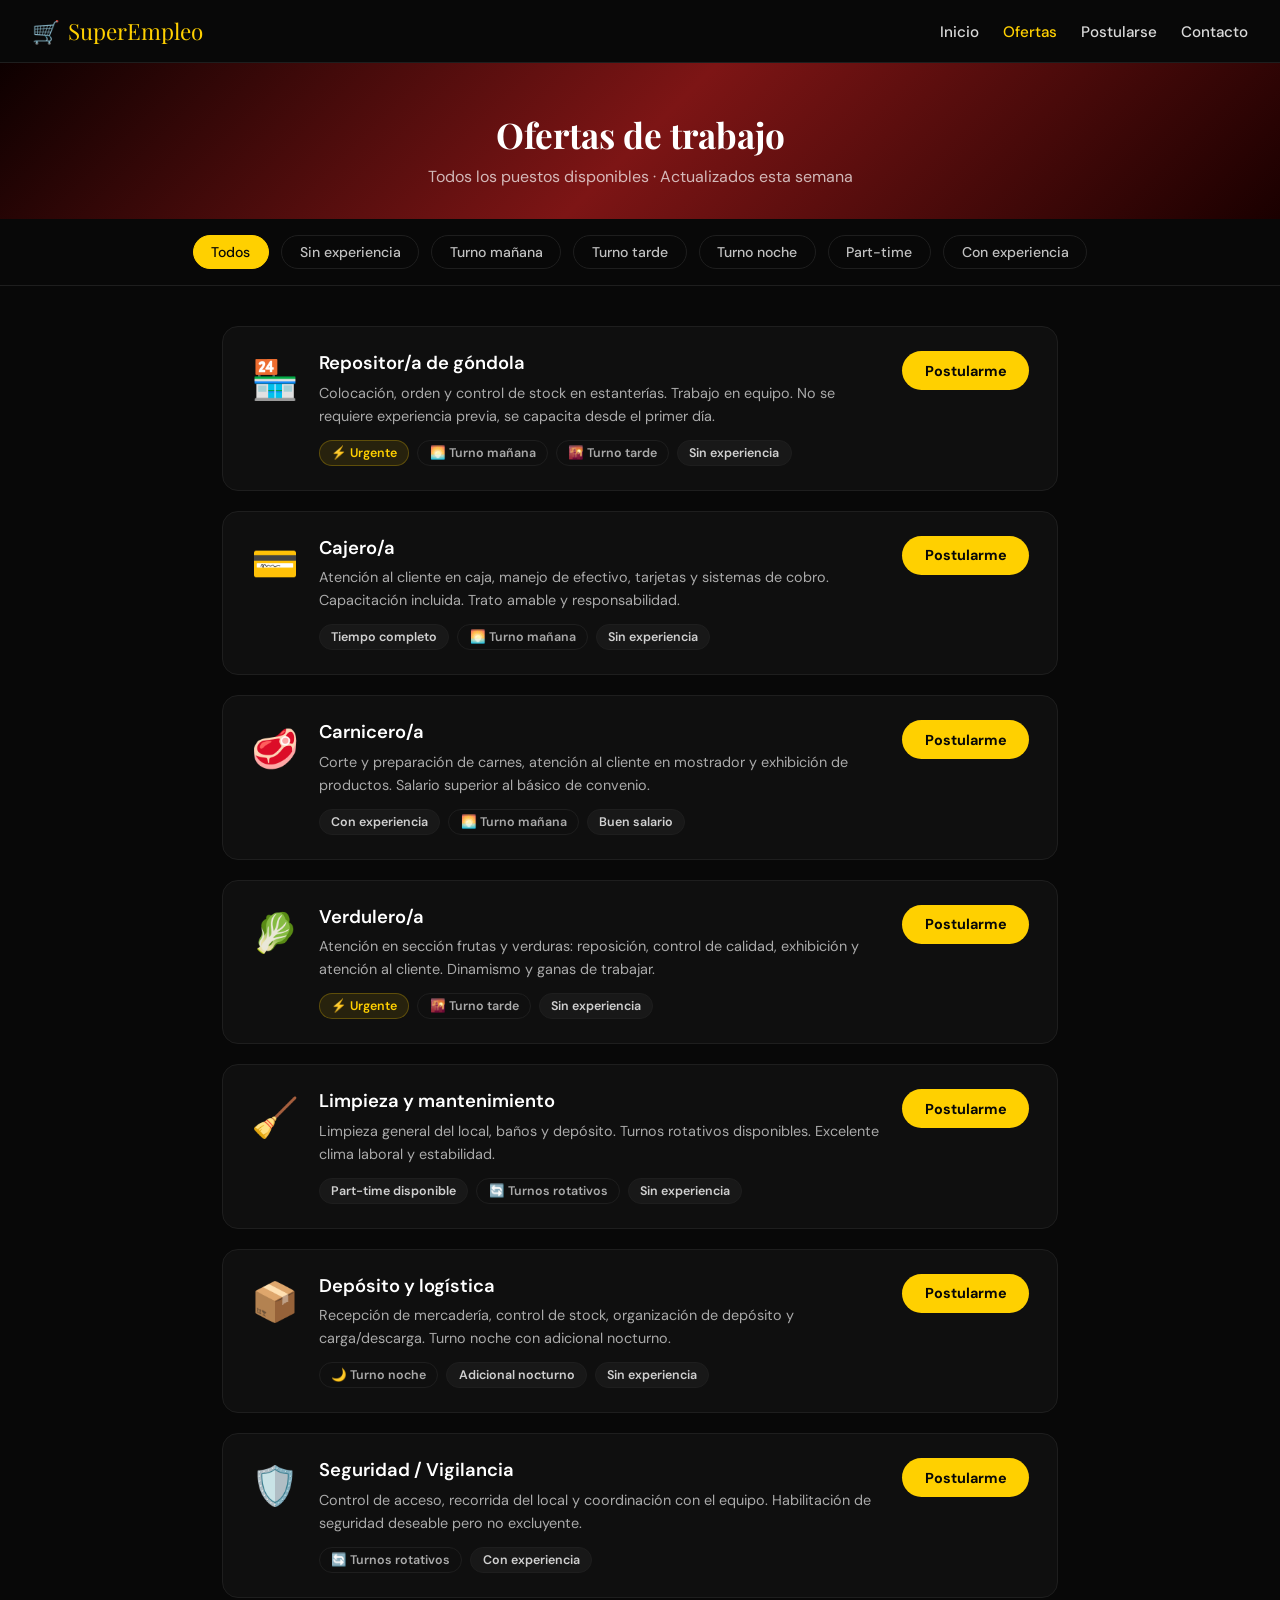
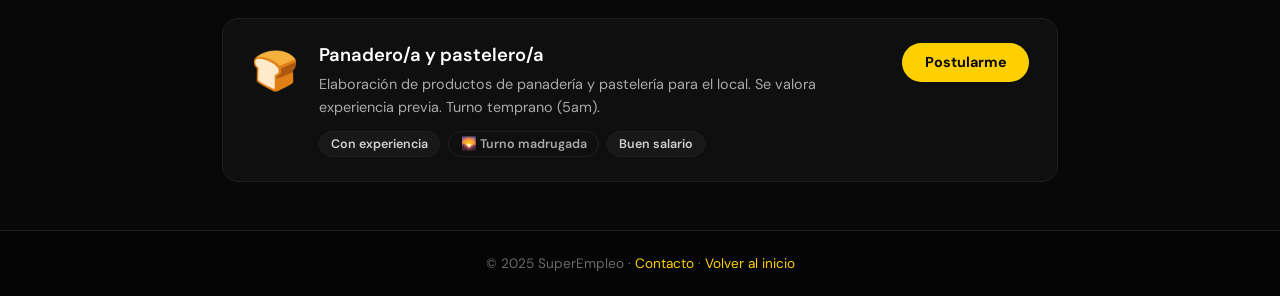
<file: ofertas.html>
<!DOCTYPE html>
<html lang="es">
<head>
  <meta charset="UTF-8" />
  <meta name="viewport" content="width=device-width, initial-scale=1.0" />
  <title>Ofertas de Trabajo · SuperEmpleo</title>
  <link rel="preconnect" href="https://fonts.googleapis.com" />
  <link href="https://fonts.googleapis.com/css2?family=Playfair+Display:wght@700&family=DM+Sans:wght@400;500;600&display=swap" rel="stylesheet" />
  <style>
    *, *::before, *::after { box-sizing: border-box; margin: 0; padding: 0; }
    :root {
      --amarillo: #FFD000;
      --negro: #080808;
      --negro-card: #0f0f0f;
      --negro-card-hover: #141414;
      --rojo-oscuro: #7d1515;
      --gris: #aaaaaa;
      --gris-borde: #1e1e1e;
      --texto: #ffffff;
    }
    body { font-family: 'DM Sans', sans-serif; color: var(--texto); background: var(--negro); }

    nav {
      background: var(--negro); padding: 1rem 2rem;
      display: flex; justify-content: space-between; align-items: center;
      position: sticky; top: 0; z-index: 100;
      border-bottom: 1px solid var(--gris-borde);
    }
    .nav-logo {
      font-family: 'Playfair Display', serif; color: var(--amarillo);
      font-size: 1.4rem; text-decoration: none; display: flex; align-items: center; gap: 0.5rem;
    }
    .nav-links { display: flex; gap: 1.5rem; list-style: none; }
    .nav-links a { color: rgba(255,255,255,0.85); text-decoration: none; font-size: 0.95rem; font-weight: 500; transition: color 0.2s; }
    .nav-links a:hover, .nav-links a.activo { color: var(--amarillo); }

    .page-header {
      background: linear-gradient(135deg, #0d0000 0%, var(--rojo-oscuro) 50%, #1a0000 100%);
      padding: 3rem 2rem 2rem;
      text-align: center;
    }
    .page-header h1 {
      font-family: 'Playfair Display', serif;
      font-size: 2.2rem;
      color: var(--texto);
      margin-bottom: 0.5rem;
    }
    .page-header p { color: rgba(255,255,255,0.7); font-size: 1rem; }

    .filtros {
      background: var(--negro);
      border-bottom: 1px solid var(--gris-borde);
      padding: 1rem 2rem;
      display: flex;
      gap: 0.75rem;
      flex-wrap: wrap;
      justify-content: center;
    }
    .filtro-btn {
      background: transparent;
      border: 1.5px solid var(--gris-borde);
      border-radius: 50px;
      padding: 0.45rem 1.1rem;
      font-size: 0.88rem;
      font-weight: 500;
      cursor: pointer;
      color: rgba(255,255,255,0.75);
      transition: all 0.2s;
      font-family: 'DM Sans', sans-serif;
    }
    .filtro-btn:hover { border-color: var(--amarillo); color: var(--amarillo); }
    .filtro-btn.activo { background: var(--amarillo); border-color: var(--amarillo); color: var(--negro); }

    .ofertas-container {
      max-width: 900px;
      margin: 2.5rem auto;
      padding: 0 2rem;
    }
    .oferta-card {
      background: var(--negro-card);
      border: 1px solid var(--gris-borde);
      border-radius: 16px;
      padding: 1.5rem 1.75rem;
      margin-bottom: 1.25rem;
      display: flex;
      align-items: flex-start;
      gap: 1.25rem;
      transition: transform 0.2s, box-shadow 0.2s, background 0.2s;
    }
    .oferta-card:hover {
      transform: translateY(-3px);
      background: var(--negro-card-hover);
      box-shadow: 0 10px 28px rgba(0,0,0,0.6);
    }
    .oferta-icono {
      font-size: 2.4rem;
      min-width: 48px;
      text-align: center;
      padding-top: 0.2rem;
    }
    .oferta-info { flex: 1; }
    .oferta-info h3 { font-size: 1.15rem; font-weight: 600; margin-bottom: 0.4rem; color: #ffffff; }
    .oferta-info p { font-size: 0.9rem; color: var(--gris); line-height: 1.6; margin-bottom: 0.75rem; }
    .oferta-meta {
      display: flex; gap: 0.5rem; flex-wrap: wrap; align-items: center;
    }
    .tag {
      display: inline-block;
      font-size: 0.78rem; font-weight: 600;
      padding: 0.25rem 0.7rem;
      border-radius: 50px;
      background: #181818;
      color: rgba(255,255,255,0.8);
      border: 1px solid #1e1e1e;
    }
    .tag.urgente { background: rgba(255, 208, 0, 0.10); color: var(--amarillo); border-color: rgba(255,208,0,0.25); }
    .tag.turno { background: #0f0f0f; color: var(--gris); border-color: #1e1e1e; }
    .oferta-accion { display: flex; align-items: center; }
    .btn-postular {
      background: var(--amarillo);
      color: var(--negro);
      padding: 0.65rem 1.4rem;
      border-radius: 50px;
      text-decoration: none;
      font-weight: 700;
      font-size: 0.9rem;
      white-space: nowrap;
      transition: background 0.2s, transform 0.2s;
    }
    .btn-postular:hover { background: #e6bc00; transform: scale(1.03); }

    footer {
      background: #050505;
      color: rgba(255,255,255,0.4);
      text-align: center; padding: 1.5rem 2rem; font-size: 0.85rem; margin-top: 3rem;
      border-top: 1px solid var(--gris-borde);
    }
    footer a { color: var(--amarillo); text-decoration: none; }

    @media (max-width: 600px) {
      .oferta-card { flex-direction: column; }
      .oferta-accion { justify-content: flex-start; }
    }
  </style>
</head>
<body>

  <nav>
    <a href="index.html" class="nav-logo"><span>🛒</span> SuperEmpleo</a>
    <ul class="nav-links">
      <li><a href="index.html">Inicio</a></li>
      <li><a href="ofertas.html" class="activo">Ofertas</a></li>
      <li><a href="formulario.html">Postularse</a></li>
      <li><a href="contacto.html">Contacto</a></li>
    </ul>
  </nav>

  <div class="page-header">
    <h1>Ofertas de trabajo</h1>
    <p>Todos los puestos disponibles · Actualizados esta semana</p>
  </div>

  <div class="filtros">
    <button class="filtro-btn activo">Todos</button>
    <button class="filtro-btn">Sin experiencia</button>
    <button class="filtro-btn">Turno mañana</button>
    <button class="filtro-btn">Turno tarde</button>
    <button class="filtro-btn">Turno noche</button>
    <button class="filtro-btn">Part-time</button>
    <button class="filtro-btn">Con experiencia</button>
  </div>

  <div class="ofertas-container">

    <div class="oferta-card">
      <div class="oferta-icono">🏪</div>
      <div class="oferta-info">
        <h3>Repositor/a de góndola</h3>
        <p>Colocación, orden y control de stock en estanterías. Trabajo en equipo. No se requiere experiencia previa, se capacita desde el primer día.</p>
        <div class="oferta-meta">
          <span class="tag urgente">⚡ Urgente</span>
          <span class="tag turno">🌅 Turno mañana</span>
          <span class="tag turno">🌇 Turno tarde</span>
          <span class="tag">Sin experiencia</span>
        </div>
      </div>
      <div class="oferta-accion">
        <a href="formulario.html" class="btn-postular">Postularme</a>
      </div>
    </div>

    <div class="oferta-card">
      <div class="oferta-icono">💳</div>
      <div class="oferta-info">
        <h3>Cajero/a</h3>
        <p>Atención al cliente en caja, manejo de efectivo, tarjetas y sistemas de cobro. Capacitación incluida. Trato amable y responsabilidad.</p>
        <div class="oferta-meta">
          <span class="tag">Tiempo completo</span>
          <span class="tag turno">🌅 Turno mañana</span>
          <span class="tag">Sin experiencia</span>
        </div>
      </div>
      <div class="oferta-accion">
        <a href="formulario.html" class="btn-postular">Postularme</a>
      </div>
    </div>

    <div class="oferta-card">
      <div class="oferta-icono">🥩</div>
      <div class="oferta-info">
        <h3>Carnicero/a</h3>
        <p>Corte y preparación de carnes, atención al cliente en mostrador y exhibición de productos. Salario superior al básico de convenio.</p>
        <div class="oferta-meta">
          <span class="tag">Con experiencia</span>
          <span class="tag turno">🌅 Turno mañana</span>
          <span class="tag">Buen salario</span>
        </div>
      </div>
      <div class="oferta-accion">
        <a href="formulario.html" class="btn-postular">Postularme</a>
      </div>
    </div>

    <div class="oferta-card">
      <div class="oferta-icono">🥬</div>
      <div class="oferta-info">
        <h3>Verdulero/a</h3>
        <p>Atención en sección frutas y verduras: reposición, control de calidad, exhibición y atención al cliente. Dinamismo y ganas de trabajar.</p>
        <div class="oferta-meta">
          <span class="tag urgente">⚡ Urgente</span>
          <span class="tag turno">🌇 Turno tarde</span>
          <span class="tag">Sin experiencia</span>
        </div>
      </div>
      <div class="oferta-accion">
        <a href="formulario.html" class="btn-postular">Postularme</a>
      </div>
    </div>

    <div class="oferta-card">
      <div class="oferta-icono">🧹</div>
      <div class="oferta-info">
        <h3>Limpieza y mantenimiento</h3>
        <p>Limpieza general del local, baños y depósito. Turnos rotativos disponibles. Excelente clima laboral y estabilidad.</p>
        <div class="oferta-meta">
          <span class="tag">Part-time disponible</span>
          <span class="tag turno">🔄 Turnos rotativos</span>
          <span class="tag">Sin experiencia</span>
        </div>
      </div>
      <div class="oferta-accion">
        <a href="formulario.html" class="btn-postular">Postularme</a>
      </div>
    </div>

    <div class="oferta-card">
      <div class="oferta-icono">📦</div>
      <div class="oferta-info">
        <h3>Depósito y logística</h3>
        <p>Recepción de mercadería, control de stock, organización de depósito y carga/descarga. Turno noche con adicional nocturno.</p>
        <div class="oferta-meta">
          <span class="tag turno">🌙 Turno noche</span>
          <span class="tag">Adicional nocturno</span>
          <span class="tag">Sin experiencia</span>
        </div>
      </div>
      <div class="oferta-accion">
        <a href="formulario.html" class="btn-postular">Postularme</a>
      </div>
    </div>

    <div class="oferta-card">
      <div class="oferta-icono">🛡️</div>
      <div class="oferta-info">
        <h3>Seguridad / Vigilancia</h3>
        <p>Control de acceso, recorrida del local y coordinación con el equipo. Habilitación de seguridad deseable pero no excluyente.</p>
        <div class="oferta-meta">
          <span class="tag turno">🔄 Turnos rotativos</span>
          <span class="tag">Con experiencia</span>
        </div>
      </div>
      <div class="oferta-accion">
        <a href="formulario.html" class="btn-postular">Postularme</a>
      </div>
    </div>

    <div class="oferta-card">
      <div class="oferta-icono">🍞</div>
      <div class="oferta-info">
        <h3>Panadero/a y pastelero/a</h3>
        <p>Elaboración de productos de panadería y pastelería para el local. Se valora experiencia previa. Turno temprano (5am).</p>
        <div class="oferta-meta">
          <span class="tag">Con experiencia</span>
          <span class="tag turno">🌄 Turno madrugada</span>
          <span class="tag">Buen salario</span>
        </div>
      </div>
      <div class="oferta-accion">
        <a href="formulario.html" class="btn-postular">Postularme</a>
      </div>
    </div>

  </div>

  <footer>
    <p>© 2025 SuperEmpleo · <a href="contacto.html">Contacto</a> · <a href="index.html">Volver al inicio</a></p>
  </footer>

  <script>
    const btns = document.querySelectorAll('.filtro-btn');
    btns.forEach(btn => {
      btn.addEventListener('click', () => {
        btns.forEach(b => b.classList.remove('activo'));
        btn.classList.add('activo');
      });
    });
  </script>
</body>
</html>
</file>
